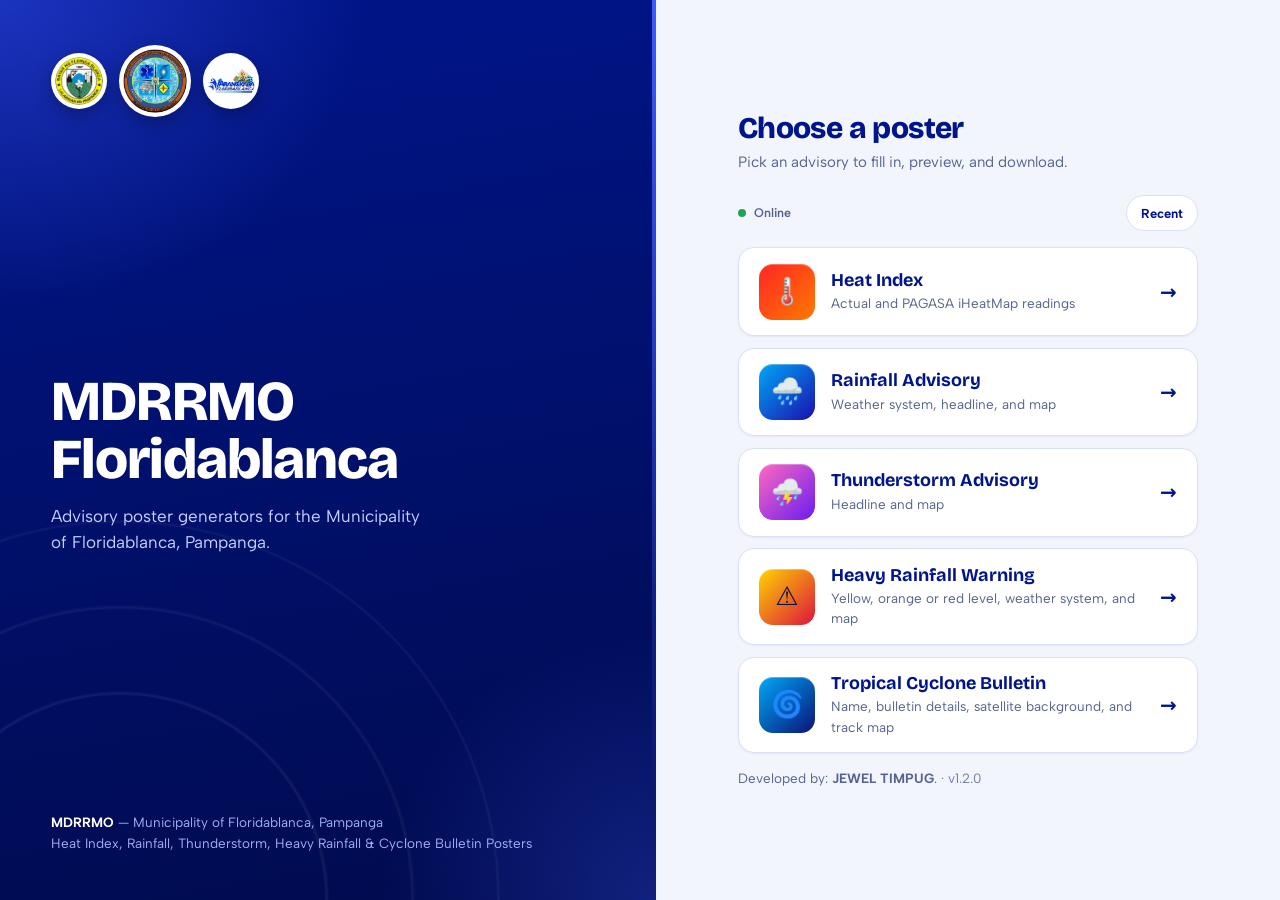
<file: index.html>
<!DOCTYPE html>
<html lang="en"><head>
<meta charset="UTF-8"><meta name="viewport" content="width=device-width, initial-scale=1, viewport-fit=cover">
<title>Advisory Poster Generator — MDRRMO Floridablanca</title>
<meta name="description" content="Advisory poster generators for the Municipality of Floridablanca, Pampanga.">
<meta name="theme-color" content="#00158b">
<link rel="manifest" href="manifest.webmanifest">
<link rel="icon" href="assets/img/mdrrmo.png">
<link rel="apple-touch-icon" href="assets/icons/apple-touch-icon.png">
<meta name="mobile-web-app-capable" content="yes">
<meta name="apple-mobile-web-app-capable" content="yes">
<meta name="apple-mobile-web-app-title" content="MDRRMO Posters">
<meta name="apple-mobile-web-app-status-bar-style" content="black-translucent">
<link rel="preconnect" href="https://fonts.googleapis.com"><link rel="preconnect" href="https://fonts.gstatic.com" crossorigin>
<link href="https://fonts.googleapis.com/css2?family=Albert+Sans:wght@400;500;600;700&family=Bricolage+Grotesque:opsz,wght@12..96,700;12..96,800&display=swap" rel="stylesheet">
<link rel="stylesheet" href="assets/css/app.css">
</head><body>
<main class="page">
 <section class="brand">
  <div class="logos"><img src="assets/img/floridablanca.png" alt="Municipality of Floridablanca"><img class="main" src="assets/img/mdrrmo.png" alt="MDRRMO"><img src="assets/img/arangkada.png" alt="Arangkada"></div>
  <div class="copy"><h1>MDRRMO<br>Floridablanca</h1><p>Advisory poster generators for the Municipality of Floridablanca, Pampanga.</p></div>
  <div class="foot"><strong>MDRRMO</strong> — Municipality of Floridablanca, Pampanga<br>Heat Index, Rainfall, Thunderstorm, Heavy Rainfall &amp; Cyclone Bulletin Posters</div>
 </section>
 <section class="panel"><div class="wrap">
  <h2>Choose a poster</h2><p class="lead">Pick an advisory to fill in, preview, and download.</p>
  <div class="meta"><div class="status" id="status" role="status" aria-live="polite"><i></i><span id="statusText">Online</span></div><button class="recent" id="recentBtn" type="button">Recent</button></div>
  <a class="tile" href="pages/heat-index.html"><div class="chip" style="background:linear-gradient(135deg,#ff2525,#ff7a00)" aria-hidden="true">🌡️</div><div><b>Heat Index</b><span>Actual and PAGASA iHeatMap readings</span></div><i class="go" aria-hidden="true">→</i></a>
  <a class="tile" href="pages/rainfall-advisory.html"><div class="chip" style="background:linear-gradient(135deg,#00a8f5,#1a0fb0)" aria-hidden="true">🌧️</div><div><b>Rainfall Advisory</b><span>Weather system, headline, and map</span></div><i class="go" aria-hidden="true">→</i></a>
  <a class="tile" href="pages/thunderstorm-advisory.html"><div class="chip" style="background:linear-gradient(135deg,#ff69c0,#6a1cf0)" aria-hidden="true">⛈️</div><div><b>Thunderstorm Advisory</b><span>Headline and map</span></div><i class="go" aria-hidden="true">→</i></a>
  <a class="tile" href="pages/heavy-rainfall-warning.html"><div class="chip" style="background:linear-gradient(135deg,#ffd400,#dc143c)" aria-hidden="true">⚠️</div><div><b>Heavy Rainfall Warning</b><span>Yellow, orange or red level, weather system, and map</span></div><i class="go" aria-hidden="true">→</i></a>
  <a class="tile" href="pages/tropical-cyclone-bulletin.html"><div class="chip" style="background:linear-gradient(135deg,#00a8f5,#0a1478)" aria-hidden="true">🌀</div><div><b>Tropical Cyclone Bulletin</b><span>Name, bulletin details, satellite background, and track map</span></div><i class="go" aria-hidden="true">→</i></a>
  <button class="install" id="installBtn" type="button">⬇ Install app</button>
  <div class="ios-hint" id="iosHint">To install on iPhone: tap <b>Share</b>, then <b>Add to Home Screen</b>.<button id="iosClose" type="button" aria-label="Dismiss">×</button></div>
  <p class="note">Developed by: <b>JEWEL TIMPUG</b>. <span class="ver">· v1.2.0</span></p>
  <noscript><p class="note">Please enable JavaScript to use the poster generators.</p></noscript>
 </div></section>
</main>
<div class="toast" id="toast" role="status"><span>New version ready</span><button id="toastBtn" type="button">Refresh</button></div>
<script src="assets/js/app.js" defer></script>
<script src="assets/js/tools.js" defer></script>
</body></html>
</file>
<file: assets/css/app.css>
*,*::before,*::after{margin:0;padding:0;box-sizing:border-box}
:root{--blue:#00158b;--blue-dark:#000b4d;--blue-mid:#0a2aa8;--blue-light:#3d5afe;--text:#0a1240;--muted:#56628f;--border:#dbe1f5;
--font:'Albert Sans','Century Gothic','Segoe UI',system-ui,sans-serif;--display:'Bricolage Grotesque','Albert Sans','Segoe UI',sans-serif;
--sat:env(safe-area-inset-top,0px);--sab:env(safe-area-inset-bottom,0px);--sal:env(safe-area-inset-left,0px);--sar:env(safe-area-inset-right,0px)}
html{-webkit-text-size-adjust:100%;-webkit-tap-highlight-color:transparent}
body{min-height:100vh;min-height:100dvh;font-family:var(--font);font-size:15px;line-height:1.5;color:var(--text);background:#fff;-webkit-font-smoothing:antialiased;overscroll-behavior-y:none}
:focus-visible{outline:3px solid var(--blue-light);outline-offset:2px;border-radius:4px}
.page{display:grid;grid-template-columns:minmax(380px,1.05fr) minmax(420px,1fr);min-height:100vh;min-height:100dvh}
.brand{position:relative;display:flex;flex-direction:column;justify-content:space-between;padding:48px 56px;color:#fff;overflow:hidden;
background:radial-gradient(90% 55% at 0% 0%,rgba(61,90,254,.45),transparent 62%),radial-gradient(70% 50% at 100% 100%,rgba(61,90,254,.28),transparent 60%),linear-gradient(170deg,var(--blue),var(--blue-dark))}
.brand::after{content:'';position:absolute;top:0;right:0;bottom:0;width:4px;background:linear-gradient(180deg,var(--blue-light),rgba(61,90,254,0) 90%)}
.brand::before{content:'';position:absolute;width:760px;height:760px;left:-260px;bottom:-380px;border-radius:50%;pointer-events:none;
background:radial-gradient(circle,transparent 38%,rgba(255,255,255,.07) 38.4%,transparent 39%),radial-gradient(circle,transparent 54%,rgba(255,255,255,.06) 54.4%,transparent 55%),radial-gradient(circle,transparent 70%,rgba(255,255,255,.05) 70.4%,transparent 71%),radial-gradient(circle,transparent 86%,rgba(255,255,255,.04) 86.4%,transparent 87%)}
.brand>*{position:relative;z-index:1}
.logos{display:flex;align-items:center;gap:12px}
.logos img{width:56px;height:56px;object-fit:contain;background:#fff;border-radius:50%;padding:4px;box-shadow:0 6px 18px rgba(0,0,0,.28)}
.logos img.main{width:72px;height:72px}
.copy h1{font-family:var(--display);font-size:clamp(38px,4.4vw,58px);font-weight:800;line-height:1.02;letter-spacing:-1.2px;margin-bottom:16px}
.copy p{color:#c4cfff;font-size:17px;max-width:34ch}
.foot{color:#9fb0f5;font-size:13.5px;line-height:1.6}.foot strong{color:#fff;font-weight:700}
.panel{display:flex;align-items:center;justify-content:center;padding:40px 32px;background:#f3f5fc}
.wrap{width:100%;max-width:460px}
.wrap h2{font-family:var(--display);font-size:30px;font-weight:800;color:var(--blue);letter-spacing:-.6px;line-height:1.1;margin-bottom:6px}
.lead{color:var(--muted);margin-bottom:26px}
.tile{text-decoration:none;color:inherit;display:flex;align-items:center;gap:16px;background:#fff;border:1px solid var(--border);border-radius:16px;padding:18px 20px;margin-bottom:14px;min-height:72px;
box-shadow:0 1px 2px rgba(0,21,139,.06);transition:box-shadow .2s ease,transform .12s ease,border-color .2s ease;animation:rise .45s ease both}
.tile:nth-of-type(2){animation-delay:.05s}.tile:nth-of-type(3){animation-delay:.1s}.tile:nth-of-type(4){animation-delay:.15s}.tile:nth-of-type(5){animation-delay:.2s}
.tile:hover{border-color:var(--blue-light);box-shadow:0 8px 24px -6px rgba(0,21,139,.2)}.tile:active{transform:scale(.985)}
.chip{flex:0 0 56px;height:56px;border-radius:14px;display:grid;place-items:center;font-size:26px;box-shadow:inset 0 1px 0 rgba(255,255,255,.3)}
.tile b{display:block;font-family:var(--display);font-size:18px;color:var(--blue);line-height:1.2}
.tile span{display:block;color:var(--muted);font-size:13.5px;margin-top:2px}
.go{margin-left:auto;color:var(--blue);font-weight:700;font-size:20px;font-style:normal}
.note{margin-top:18px;color:var(--muted);font-size:13.5px}

/* App additions */
.meta{display:flex;align-items:center;justify-content:space-between;gap:12px;margin-bottom:18px}
.status{display:inline-flex;align-items:center;gap:8px;font-size:12.5px;font-weight:600;color:var(--muted)}
.recent{border:1.5px solid var(--border);background:#fff;color:var(--blue);border-radius:999px;padding:7px 14px;min-height:36px;font:700 13px var(--font);cursor:pointer;white-space:nowrap;transition:border-color .2s,transform .12s}
.recent:hover{border-color:var(--blue-light)}.recent:active{transform:scale(.97)}
.status i{width:8px;height:8px;border-radius:50%;background:#1fa35b;display:inline-block}
.status.off i{background:#c98a00}
.install{display:none;width:100%;align-items:center;justify-content:center;gap:10px;margin-top:6px;padding:15px 20px;border:0;border-radius:14px;cursor:pointer;
font:700 16px var(--font);color:#fff;background:linear-gradient(135deg,var(--blue-mid),var(--blue));box-shadow:0 8px 20px -8px rgba(0,21,139,.55);transition:transform .12s ease}
.install:active{transform:scale(.985)}
.install.show{display:flex}
.ios-hint{display:none;position:relative;margin-top:14px;padding:14px 44px 14px 16px;border:1px solid var(--border);border-radius:14px;background:#fff;color:var(--text);font-size:13.5px}
.ios-hint.show{display:block}
.ios-hint button{position:absolute;top:8px;right:8px;width:32px;height:32px;border:0;border-radius:8px;background:transparent;color:var(--muted);font-size:20px;cursor:pointer}
@keyframes rise{from{opacity:0;transform:translateY(8px)}to{opacity:1;transform:none}}
@media(prefers-reduced-motion:reduce){*{animation:none!important;transition:none!important}}
@media(display-mode:standalone){.install,.ios-hint{display:none!important}}

/* Desktop: fit the whole launcher in one screen, no page scrolling */
@media(min-width:901px){
html,body{height:100%;overflow:hidden}
.page{height:100vh;height:100dvh;min-height:0}
.brand{padding:clamp(24px,5vh,48px) clamp(32px,4vw,56px)}
.panel{align-items:flex-start;overflow-y:auto;padding:clamp(14px,3vh,40px) 32px}
.wrap{margin:auto 0}
.wrap h2{font-size:clamp(24px,4vh,30px)}
.lead{margin-bottom:clamp(12px,2.4vh,26px)}
.meta{margin-bottom:clamp(8px,1.8vh,18px)}
.tile{padding:clamp(9px,1.7vh,18px) 20px;margin-bottom:clamp(7px,1.3vh,14px);min-height:0}
.chip{flex-basis:clamp(42px,6.4vh,56px);height:clamp(42px,6.4vh,56px);font-size:clamp(20px,3.2vh,26px)}
.note{margin-top:clamp(8px,1.6vh,18px)}
}

@media(max-width:900px){
.page{grid-template-columns:1fr}
.brand{padding:calc(28px + var(--sat)) calc(24px + var(--sar)) 32px calc(24px + var(--sal));gap:24px}
.brand::after{top:auto;left:0;width:auto;height:4px;background:linear-gradient(90deg,var(--blue-light),rgba(61,90,254,0))}
.brand::before{display:none}.copy h1{font-size:36px}.copy p{font-size:15px}.foot{display:none}
.panel{align-items:flex-start;padding:32px calc(20px + var(--sar)) calc(48px + var(--sab)) calc(20px + var(--sal))}}

/* Update toast + version */
.ver{color:var(--muted);opacity:.8}
.toast{position:fixed;left:50%;bottom:calc(20px + var(--sab));transform:translate(-50%,24px);opacity:0;pointer-events:none;z-index:50;display:flex;align-items:center;gap:12px;
padding:12px 14px 12px 18px;border-radius:14px;color:#fff;background:var(--blue);font-size:14px;font-weight:600;box-shadow:0 10px 28px -8px rgba(0,21,139,.6);transition:opacity .25s ease,transform .25s ease}
.toast.show{opacity:1;transform:translate(-50%,0);pointer-events:auto}
.toast button{border:0;border-radius:9px;padding:8px 14px;min-height:36px;cursor:pointer;font:700 13.5px var(--font);color:var(--blue);background:#fff}
</file>
